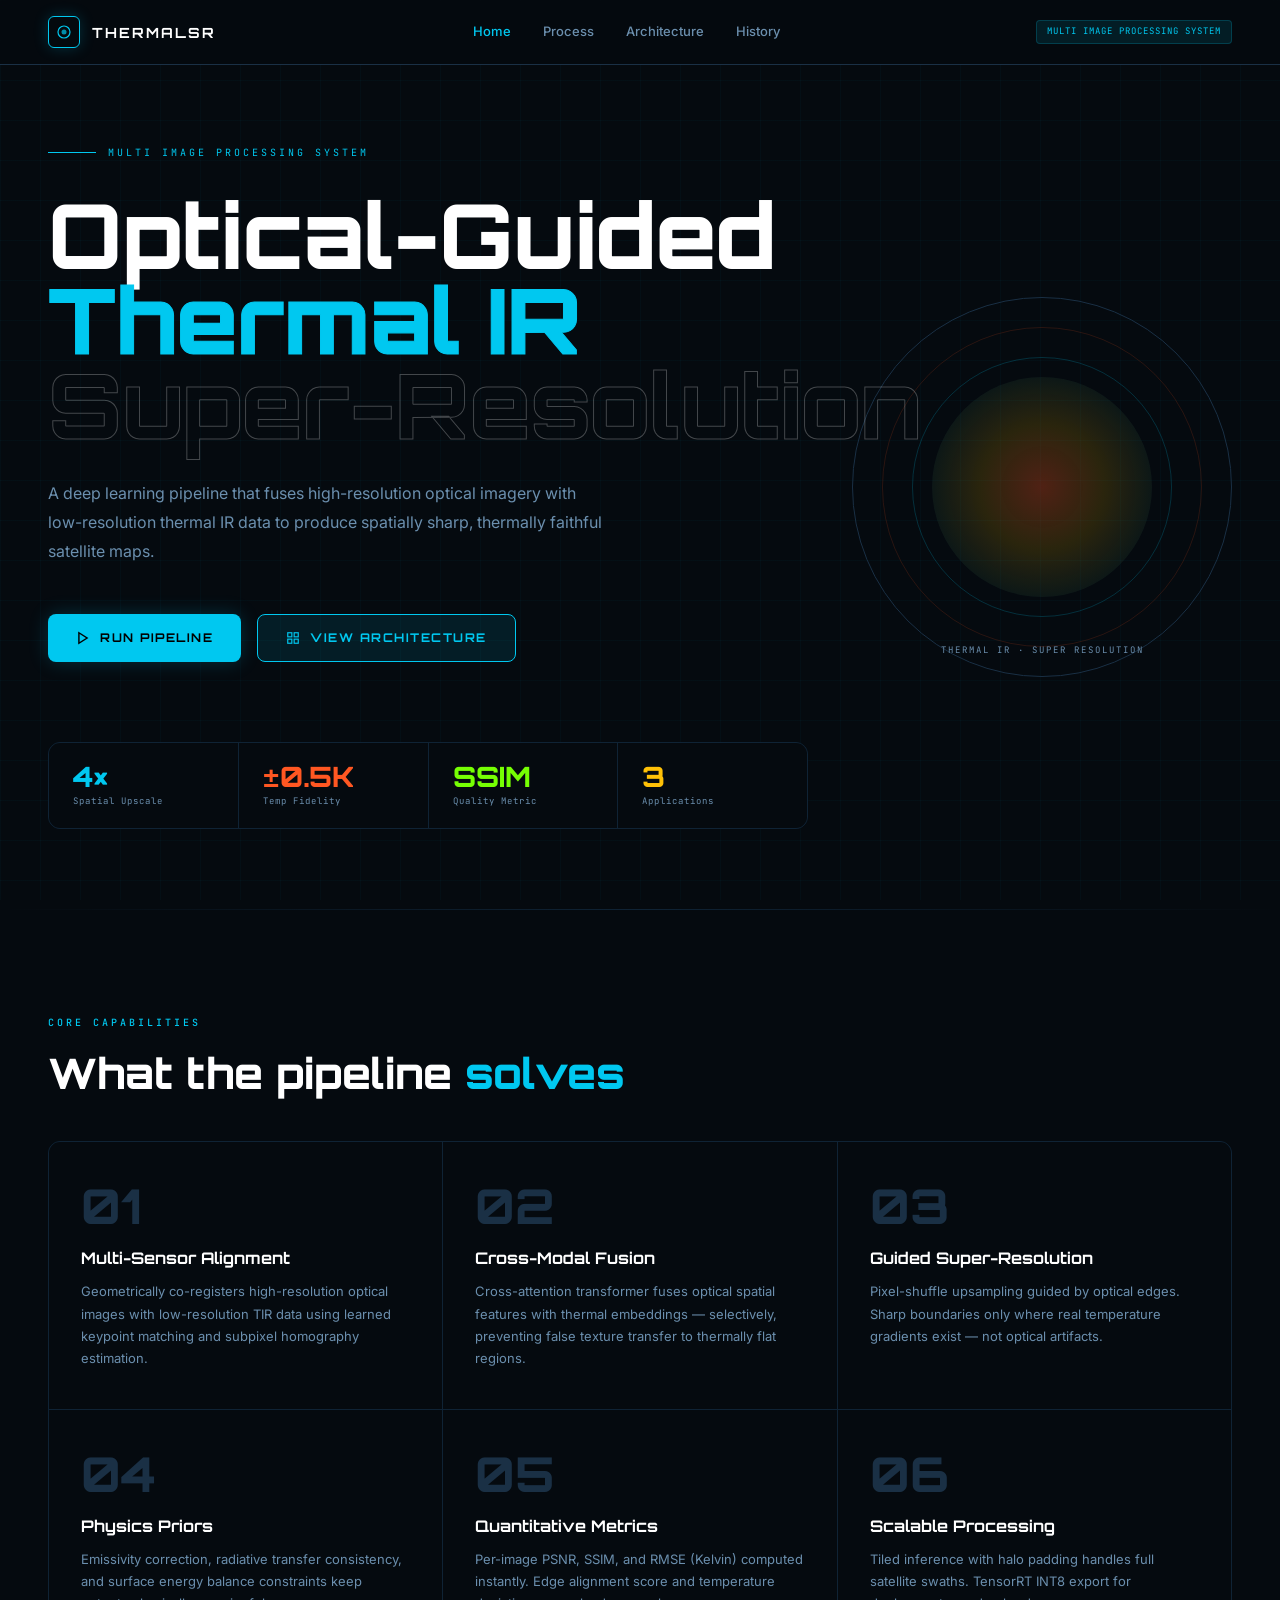
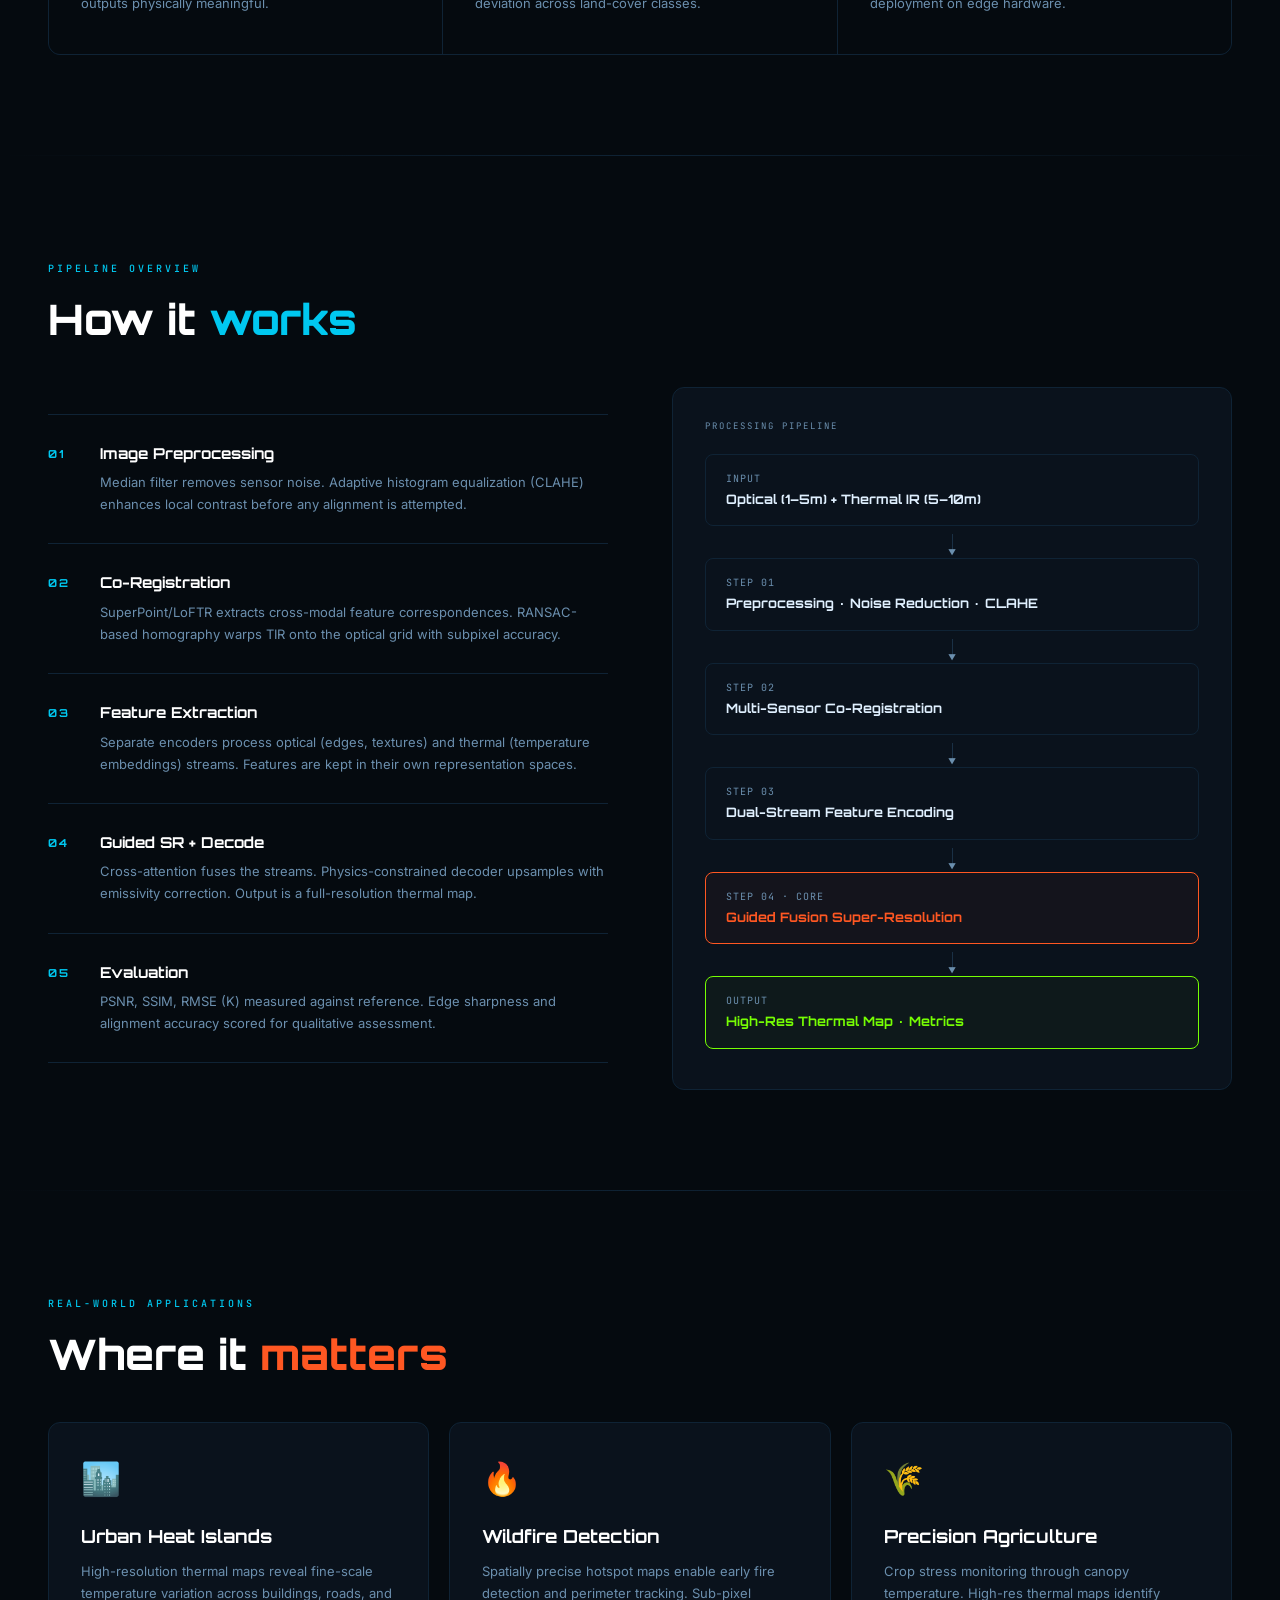
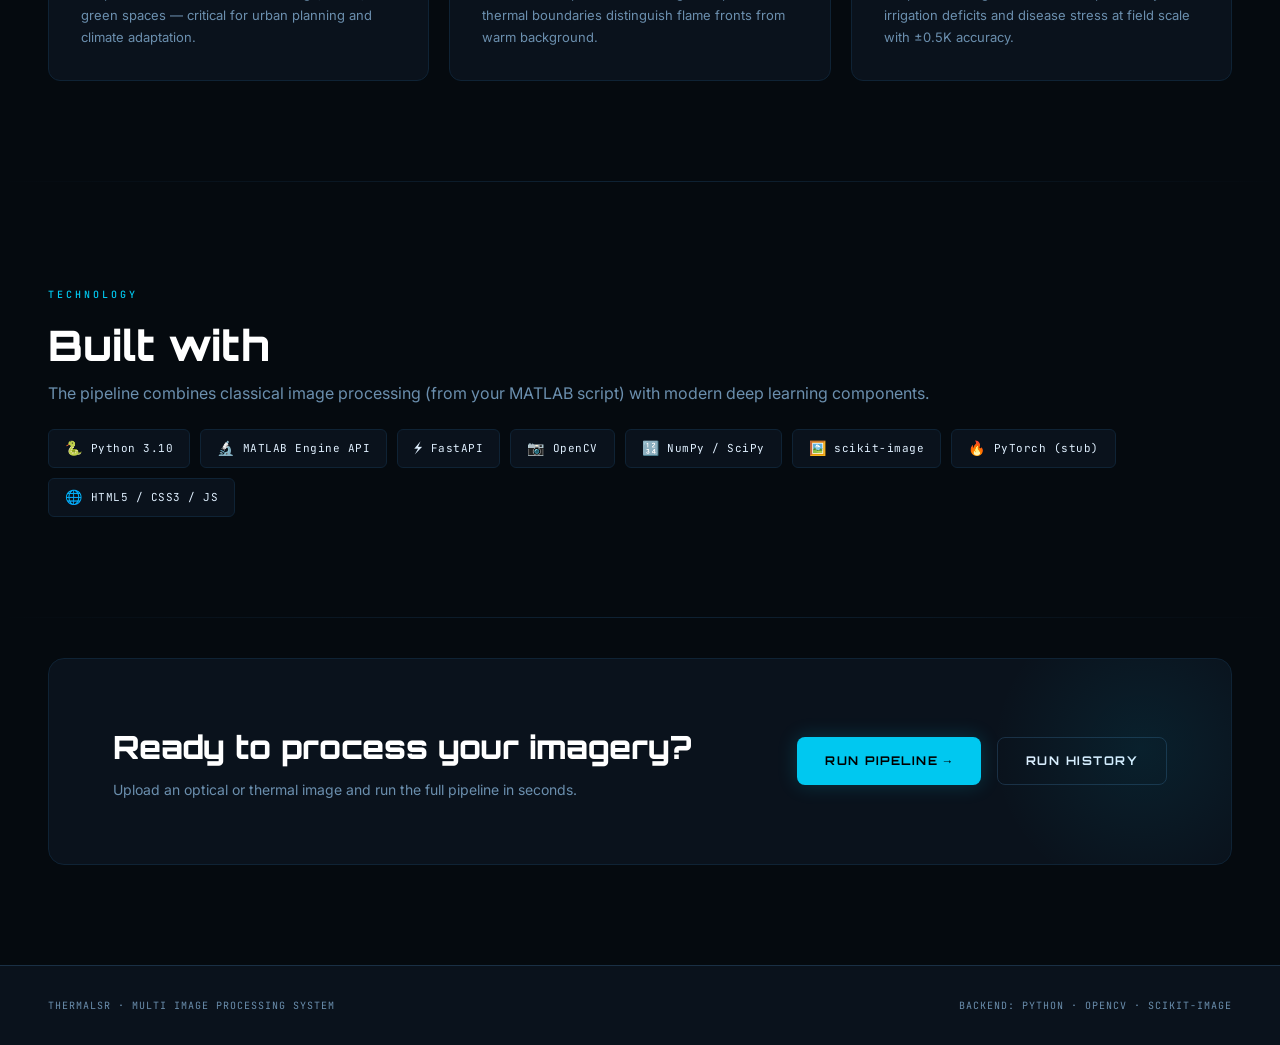
<file: frontend/index.html>
<!DOCTYPE html>
<html lang="en">
<head>
<meta charset="UTF-8"/>
<meta name="viewport" content="width=device-width,initial-scale=1.0"/>
<title>ThermalSR — Optical-Guided Super Resolution</title>
<link rel="stylesheet" href="css/global.css"/>
<style>
/* ── HERO ── */
.hero {
  min-height: calc(100vh - 64px);
  display: flex; flex-direction: column; justify-content: center;
  padding: 80px 48px;
  position: relative; z-index: 1;
  max-width: 1320px; margin: 0 auto;
}

.hero-eyebrow {
  display: flex; align-items: center; gap: 12px;
  margin-bottom: 32px;
}

.hero-line { height: 1px; width: 48px; background: var(--accent); }

.hero-eyebrow span {
  font-family: var(--ff-mono); font-size: 10px; color: var(--accent);
  letter-spacing: 3px; text-transform: uppercase;
}

.hero-title {
  font-family: var(--ff-head);
  font-size: clamp(42px, 7vw, 96px);
  font-weight: 800; line-height: 0.95;
  color: #fff; margin-bottom: 32px;
  max-width: 900px;
}

.hero-title .t1 { display: block; }
.hero-title .t2 { display: block; color: var(--accent); -webkit-text-stroke: 1px var(--accent); }
.hero-title .t3 { display: block; color: transparent; -webkit-text-stroke: 1px rgba(255,255,255,0.25); }

.hero-sub {
  font-size: 16px; color: var(--muted); max-width: 560px;
  line-height: 1.8; margin-bottom: 48px;
}

.hero-cta { display: flex; gap: 16px; flex-wrap: wrap; margin-bottom: 80px; }

/* ── STATS ROW ── */
.stats-row {
  display: grid; grid-template-columns: repeat(4, 1fr);
  gap: 1px; background: var(--border2);
  border: 1px solid var(--border2);
  border-radius: var(--r); overflow: hidden;
  max-width: 760px;
}

.stat-cell {
  padding: 20px 24px; background: var(--bg1);
  transition: background 0.2s;
}
.stat-cell:hover { background: var(--bg2); }

.stat-val {
  font-family: var(--ff-head); font-size: 28px; font-weight: 800;
  line-height: 1; margin-bottom: 4px;
}

.stat-label { font-family: var(--ff-mono); font-size: 9px; color: var(--muted); letter-spacing: 1px; }

/* ── FLOATING HEATMAP ── */
.hero-visual {
  position: absolute; right: 48px; top: 50%; transform: translateY(-50%);
  width: 380px; height: 380px;
  pointer-events: none;
}

.hmap-ring {
  position: absolute; inset: 0; border-radius: 50%;
  border: 1px solid var(--border);
  animation: rotate-ring 20s linear infinite;
}
.hmap-ring:nth-child(2) { inset: 30px; border-color: rgba(255,87,34,0.15); animation-direction: reverse; animation-duration: 15s; }
.hmap-ring:nth-child(3) { inset: 60px; border-color: rgba(0,200,240,0.2); animation-duration: 25s; }

@keyframes rotate-ring { to { transform: rotate(360deg); } }

.hmap-core {
  position: absolute; inset: 80px; border-radius: 50%;
  background: radial-gradient(ellipse, rgba(255,87,34,0.3) 0%, rgba(255,193,7,0.15) 40%, rgba(0,200,240,0.05) 80%, transparent 100%);
  animation: pulse-core 4s ease-in-out infinite;
}

@keyframes pulse-core {
  0%,100% { transform: scale(1); opacity: 0.6; }
  50%      { transform: scale(1.1); opacity: 1; }
}

.hmap-label {
  position: absolute; bottom: 20px; left: 50%; transform: translateX(-50%);
  font-family: var(--ff-mono); font-size: 9px; color: var(--muted);
  letter-spacing: 2px; white-space: nowrap;
}

/* ── FEATURES ── */
.features-grid {
  display: grid; grid-template-columns: repeat(3, 1fr); gap: 1px;
  background: var(--border2);
  border: 1px solid var(--border2); border-radius: var(--r);
  overflow: hidden;
}

.feat {
  padding: 40px 32px; background: var(--bg1);
  transition: background 0.3s;
  position: relative; overflow: hidden;
}
.feat::before {
  content: ''; position: absolute; top: 0; left: 0; right: 0; height: 2px;
  transform: scaleX(0); transform-origin: left;
  transition: transform 0.4s;
}
.feat:hover { background: var(--bg2); }
.feat:hover::before { transform: scaleX(1); }
.feat:nth-child(1)::before { background: var(--accent); }
.feat:nth-child(2)::before { background: var(--accent2); }
.feat:nth-child(3)::before { background: var(--accent3); }
.feat:nth-child(4)::before { background: var(--gold); }
.feat:nth-child(5)::before { background: var(--accent); }
.feat:nth-child(6)::before { background: var(--accent2); }

.feat-num {
  font-family: var(--ff-head); font-size: 48px; font-weight: 800;
  color: var(--border); line-height: 1; margin-bottom: 16px;
  transition: color 0.3s;
}
.feat:hover .feat-num { color: var(--border2); }

.feat-icon { font-size: 24px; margin-bottom: 16px; }
.feat-title {
  font-family: var(--ff-head); font-size: 16px; font-weight: 700;
  color: #fff; margin-bottom: 10px;
}
.feat-desc { font-size: 13px; color: var(--muted); line-height: 1.7; }

/* ── HOW IT WORKS ── */
.how-grid { display: grid; grid-template-columns: 1fr 1fr; gap: 64px; align-items: center; }

.steps-list { display: flex; flex-direction: column; gap: 0; }

.step-item {
  display: flex; gap: 24px; padding: 28px 0;
  border-bottom: 1px solid var(--border2);
  position: relative;
  transition: background 0.2s;
}
.step-item:first-child { border-top: 1px solid var(--border2); }

.step-num-big {
  font-family: var(--ff-head); font-size: 11px; font-weight: 700;
  color: var(--accent); letter-spacing: 2px; min-width: 28px;
  padding-top: 3px;
}

.step-content {}
.step-title { font-family: var(--ff-head); font-size: 15px; font-weight: 700; color: #fff; margin-bottom: 6px; }
.step-text  { font-size: 13px; color: var(--muted); line-height: 1.7; }

.pipeline-visual {
  background: var(--bg2); border: 1px solid var(--border2);
  border-radius: var(--r); padding: 32px; position: relative;
}

.pipe-flow { display: flex; flex-direction: column; gap: 0; }

.pipe-block {
  padding: 16px 20px;
  border: 1px solid var(--border2);
  border-radius: 8px;
  margin-bottom: 8px;
  transition: border-color 0.3s;
  position: relative;
}
.pipe-block:hover { border-color: var(--accent); }

.pipe-block-label { font-family: var(--ff-mono); font-size: 10px; color: var(--muted); letter-spacing: 1px; margin-bottom: 4px; }
.pipe-block-name  { font-family: var(--ff-head); font-size: 13px; font-weight: 700; color: var(--text); }

.pipe-arrow {
  width: 1px; height: 16px; background: var(--border);
  margin: 0 auto 8px; position: relative;
}
.pipe-arrow::after {
  content: '▼'; position: absolute; bottom: -8px; left: 50%; transform: translateX(-50%);
  font-size: 8px; color: var(--muted);
}

.pipe-block.active-pipe { border-color: var(--accent2); background: rgba(255,87,34,0.04); }
.pipe-block.active-pipe .pipe-block-name { color: var(--accent2); }

/* ── APPLICATIONS ── */
.apps-grid { display: grid; grid-template-columns: repeat(3, 1fr); gap: 20px; }

.app-card {
  background: var(--bg2); border: 1px solid var(--border2);
  border-radius: var(--r); padding: 32px;
  transition: border-color 0.3s, transform 0.3s;
}
.app-card:hover { border-color: var(--border); transform: translateY(-4px); }

.app-icon { font-size: 32px; margin-bottom: 20px; }
.app-title { font-family: var(--ff-head); font-size: 18px; font-weight: 700; color: #fff; margin-bottom: 10px; }
.app-desc  { font-size: 13px; color: var(--muted); line-height: 1.7; }

/* ── TECH STACK ── */
.tech-row { display: flex; flex-wrap: wrap; gap: 10px; margin-top: 24px; }

.tech-pill {
  display: flex; align-items: center; gap: 8px;
  padding: 8px 16px; border-radius: 6px;
  background: var(--bg2); border: 1px solid var(--border2);
  font-family: var(--ff-mono); font-size: 11px; color: var(--text);
  letter-spacing: 0.5px;
  transition: border-color 0.2s;
}
.tech-pill:hover { border-color: var(--accent); }
.tech-pill span  { font-size: 14px; }

/* ── CTA BANNER ── */
.cta-banner {
  background: var(--bg2); border: 1px solid var(--border2);
  border-radius: 16px; padding: 64px;
  display: flex; align-items: center; justify-content: space-between; gap: 40px;
  flex-wrap: wrap; position: relative; overflow: hidden;
}
.cta-banner::before {
  content: ''; position: absolute; top: -60px; right: -60px;
  width: 300px; height: 300px; border-radius: 50%;
  background: radial-gradient(circle, rgba(0,200,240,0.08) 0%, transparent 70%);
}
.cta-text h2 { font-family: var(--ff-head); font-size: 32px; font-weight: 800; color: #fff; margin-bottom: 8px; }
.cta-text p  { color: var(--muted); font-size: 14px; }

@media (max-width: 1100px) {
  .hero-visual { display: none; }
  .how-grid    { grid-template-columns: 1fr; }
  .features-grid { grid-template-columns: 1fr 1fr; }
}
@media (max-width: 700px) {
  .hero { padding: 48px 20px; }
  .stats-row { grid-template-columns: 1fr 1fr; }
  .features-grid { grid-template-columns: 1fr; }
  .apps-grid { grid-template-columns: 1fr; }
}
</style>
</head>
<body>
<div class="scanline"></div>

<!-- NAV -->
<nav>
  <a href="index.html" class="nav-logo">
    <div class="nav-logo-mark">
      <svg width="16" height="16" viewBox="0 0 16 16" fill="none">
        <circle cx="8" cy="8" r="6" stroke="#00c8f0" stroke-width="1.2"/>
        <circle cx="8" cy="8" r="2.5" fill="#00c8f0" opacity="0.7"/>
      </svg>
    </div>
    <div class="nav-logo-text">THERMALSR</div>
  </a>
  <div class="nav-links">
    <a href="index.html" class="active">Home</a>
    <a href="process.html">Process</a>
    <a href="architecture.html">Architecture</a>
    <a href="history.html">History</a>
  </div>
  <span class="nav-badge">MULTI IMAGE PROCESSING SYSTEM</span>
</nav>

<!-- HERO -->
<div class="hero">
  <!-- Floating visual -->
  <div class="hero-visual">
    <div class="hmap-ring"></div>
    <div class="hmap-ring"></div>
    <div class="hmap-ring"></div>
    <div class="hmap-core"></div>
    <span class="hmap-label">THERMAL IR · SUPER RESOLUTION</span>
  </div>

  <div class="hero-eyebrow fade-up">
    <div class="hero-line"></div>
    <span>Multi Image Processing System</span>
  </div>

  <h1 class="hero-title fade-up" style="animation-delay:0.1s">
    <span class="t1">Optical-Guided</span>
    <span class="t2">Thermal IR</span>
    <span class="t3">Super-Resolution</span>
  </h1>

  <p class="hero-sub fade-up" style="animation-delay:0.2s">
    A deep learning pipeline that fuses high-resolution optical imagery with low-resolution thermal IR data to produce spatially sharp, thermally faithful satellite maps.
  </p>

  <div class="hero-cta fade-up" style="animation-delay:0.3s">
    <a href="process.html" class="btn btn-solid">
      <svg width="14" height="14" viewBox="0 0 24 24" fill="none" stroke="currentColor" stroke-width="2.5"><polygon points="5 3 19 12 5 21 5 3"/></svg>
      Run Pipeline
    </a>
    <a href="architecture.html" class="btn btn-cyan">
      <svg width="14" height="14" viewBox="0 0 24 24" fill="none" stroke="currentColor" stroke-width="2"><rect x="3" y="3" width="7" height="7"/><rect x="14" y="3" width="7" height="7"/><rect x="3" y="14" width="7" height="7"/><rect x="14" y="14" width="7" height="7"/></svg>
      View Architecture
    </a>
  </div>

  <div class="stats-row fade-up" style="animation-delay:0.4s">
    <div class="stat-cell">
      <div class="stat-val" style="color:var(--accent)">4×</div>
      <div class="stat-label">Spatial Upscale</div>
    </div>
    <div class="stat-cell">
      <div class="stat-val" style="color:var(--accent2)">±0.5K</div>
      <div class="stat-label">Temp Fidelity</div>
    </div>
    <div class="stat-cell">
      <div class="stat-val" style="color:var(--accent3)">SSIM</div>
      <div class="stat-label">Quality Metric</div>
    </div>
    <div class="stat-cell">
      <div class="stat-val" style="color:var(--gold)">3</div>
      <div class="stat-label">Applications</div>
    </div>
  </div>
</div>

<div class="divider"></div>

<!-- FEATURES -->
<div class="section">
  <span class="sec-label">Core Capabilities</span>
  <h2 class="sec-title">What the pipeline <span>solves</span></h2>
  <br/><br/>
  <div class="features-grid">
    <div class="feat">
      <div class="feat-num">01</div>
      <div class="feat-title">Multi-Sensor Alignment</div>
      <div class="feat-desc">Geometrically co-registers high-resolution optical images with low-resolution TIR data using learned keypoint matching and subpixel homography estimation.</div>
    </div>
    <div class="feat">
      <div class="feat-num">02</div>
      <div class="feat-title">Cross-Modal Fusion</div>
      <div class="feat-desc">Cross-attention transformer fuses optical spatial features with thermal embeddings — selectively, preventing false texture transfer to thermally flat regions.</div>
    </div>
    <div class="feat">
      <div class="feat-num">03</div>
      <div class="feat-title">Guided Super-Resolution</div>
      <div class="feat-desc">Pixel-shuffle upsampling guided by optical edges. Sharp boundaries only where real temperature gradients exist — not optical artifacts.</div>
    </div>
    <div class="feat">
      <div class="feat-num">04</div>
      <div class="feat-title">Physics Priors</div>
      <div class="feat-desc">Emissivity correction, radiative transfer consistency, and surface energy balance constraints keep outputs physically meaningful.</div>
    </div>
    <div class="feat">
      <div class="feat-num">05</div>
      <div class="feat-title">Quantitative Metrics</div>
      <div class="feat-desc">Per-image PSNR, SSIM, and RMSE (Kelvin) computed instantly. Edge alignment score and temperature deviation across land-cover classes.</div>
    </div>
    <div class="feat">
      <div class="feat-num">06</div>
      <div class="feat-title">Scalable Processing</div>
      <div class="feat-desc">Tiled inference with halo padding handles full satellite swaths. TensorRT INT8 export for deployment on edge hardware.</div>
    </div>
  </div>
</div>

<div class="divider"></div>

<!-- HOW IT WORKS -->
<div class="section">
  <span class="sec-label">Pipeline Overview</span>
  <h2 class="sec-title">How it <span>works</span></h2>
  <br/><br/>
  <div class="how-grid">
    <div class="steps-list">
      <div class="step-item">
        <div class="step-num-big">01</div>
        <div class="step-content">
          <div class="step-title">Image Preprocessing</div>
          <div class="step-text">Median filter removes sensor noise. Adaptive histogram equalization (CLAHE) enhances local contrast before any alignment is attempted.</div>
        </div>
      </div>
      <div class="step-item">
        <div class="step-num-big">02</div>
        <div class="step-content">
          <div class="step-title">Co-Registration</div>
          <div class="step-text">SuperPoint/LoFTR extracts cross-modal feature correspondences. RANSAC-based homography warps TIR onto the optical grid with subpixel accuracy.</div>
        </div>
      </div>
      <div class="step-item">
        <div class="step-num-big">03</div>
        <div class="step-content">
          <div class="step-title">Feature Extraction</div>
          <div class="step-text">Separate encoders process optical (edges, textures) and thermal (temperature embeddings) streams. Features are kept in their own representation spaces.</div>
        </div>
      </div>
      <div class="step-item">
        <div class="step-num-big">04</div>
        <div class="step-content">
          <div class="step-title">Guided SR + Decode</div>
          <div class="step-text">Cross-attention fuses the streams. Physics-constrained decoder upsamples with emissivity correction. Output is a full-resolution thermal map.</div>
        </div>
      </div>
      <div class="step-item">
        <div class="step-num-big">05</div>
        <div class="step-content">
          <div class="step-title">Evaluation</div>
          <div class="step-text">PSNR, SSIM, RMSE (K) measured against reference. Edge sharpness and alignment accuracy scored for qualitative assessment.</div>
        </div>
      </div>
    </div>

    <div class="pipeline-visual">
      <div style="font-family:var(--ff-mono);font-size:9px;color:var(--muted);letter-spacing:2px;margin-bottom:20px;">PROCESSING PIPELINE</div>
      <div class="pipe-flow">
        <div class="pipe-block">
          <div class="pipe-block-label">INPUT</div>
          <div class="pipe-block-name">Optical (1–5m) + Thermal IR (5–10m)</div>
        </div>
        <div class="pipe-arrow"></div>
        <div class="pipe-block">
          <div class="pipe-block-label">STEP 01</div>
          <div class="pipe-block-name">Preprocessing · Noise Reduction · CLAHE</div>
        </div>
        <div class="pipe-arrow"></div>
        <div class="pipe-block">
          <div class="pipe-block-label">STEP 02</div>
          <div class="pipe-block-name">Multi-Sensor Co-Registration</div>
        </div>
        <div class="pipe-arrow"></div>
        <div class="pipe-block">
          <div class="pipe-block-label">STEP 03</div>
          <div class="pipe-block-name">Dual-Stream Feature Encoding</div>
        </div>
        <div class="pipe-arrow"></div>
        <div class="pipe-block active-pipe">
          <div class="pipe-block-label">STEP 04 · CORE</div>
          <div class="pipe-block-name">Guided Fusion Super-Resolution</div>
        </div>
        <div class="pipe-arrow"></div>
        <div class="pipe-block" style="border-color:var(--accent3);background:rgba(118,255,3,0.03)">
          <div class="pipe-block-label">OUTPUT</div>
          <div class="pipe-block-name" style="color:var(--accent3)">High-Res Thermal Map · Metrics</div>
        </div>
      </div>
    </div>
  </div>
</div>

<div class="divider"></div>

<!-- APPLICATIONS -->
<div class="section">
  <span class="sec-label">Real-World Applications</span>
  <h2 class="sec-title">Where it <em>matters</em></h2>
  <br/><br/>
  <div class="apps-grid">
    <div class="app-card">
      <div class="app-icon">🏙️</div>
      <div class="app-title">Urban Heat Islands</div>
      <div class="app-desc">High-resolution thermal maps reveal fine-scale temperature variation across buildings, roads, and green spaces — critical for urban planning and climate adaptation.</div>
    </div>
    <div class="app-card">
      <div class="app-icon">🔥</div>
      <div class="app-title">Wildfire Detection</div>
      <div class="app-desc">Spatially precise hotspot maps enable early fire detection and perimeter tracking. Sub-pixel thermal boundaries distinguish flame fronts from warm background.</div>
    </div>
    <div class="app-card">
      <div class="app-icon">🌾</div>
      <div class="app-title">Precision Agriculture</div>
      <div class="app-desc">Crop stress monitoring through canopy temperature. High-res thermal maps identify irrigation deficits and disease stress at field scale with ±0.5K accuracy.</div>
    </div>
  </div>
</div>

<div class="divider"></div>

<!-- TECH STACK -->
<div class="section">
  <span class="sec-label">Technology</span>
  <h2 class="sec-title">Built with</h2>
  <p class="sec-desc" style="margin-top:12px">The pipeline combines classical image processing (from your MATLAB script) with modern deep learning components.</p>
  <div class="tech-row">
    <div class="tech-pill"><span>🐍</span> Python 3.10</div>
    <div class="tech-pill"><span>🔬</span> MATLAB Engine API</div>
    <div class="tech-pill"><span>⚡</span> FastAPI</div>
    <div class="tech-pill"><span>📷</span> OpenCV</div>
    <div class="tech-pill"><span>🔢</span> NumPy / SciPy</div>
    <div class="tech-pill"><span>🖼️</span> scikit-image</div>
    <div class="tech-pill"><span>🔥</span> PyTorch (stub)</div>
    <div class="tech-pill"><span>🌐</span> HTML5 / CSS3 / JS</div>
  </div>
</div>

<div class="divider"></div>

<!-- CTA -->
<div class="section" style="padding-top:40px">
  <div class="cta-banner">
    <div class="cta-text">
      <h2>Ready to process your imagery?</h2>
      <p>Upload an optical or thermal image and run the full pipeline in seconds.</p>
    </div>
    <div style="display:flex;gap:16px;flex-wrap:wrap;">
      <a href="process.html" class="btn btn-solid">Run Pipeline →</a>
      <a href="history.html" class="btn btn-ghost">Run History</a>
    </div>
  </div>
</div>

<!-- FOOTER -->
<footer>
  <span>ThermalSR · Multi Image Processing System</span>
  <span id="backend-label">Backend: Python · OpenCV · scikit-image</span>
</footer>

</body>
</html>
</file>
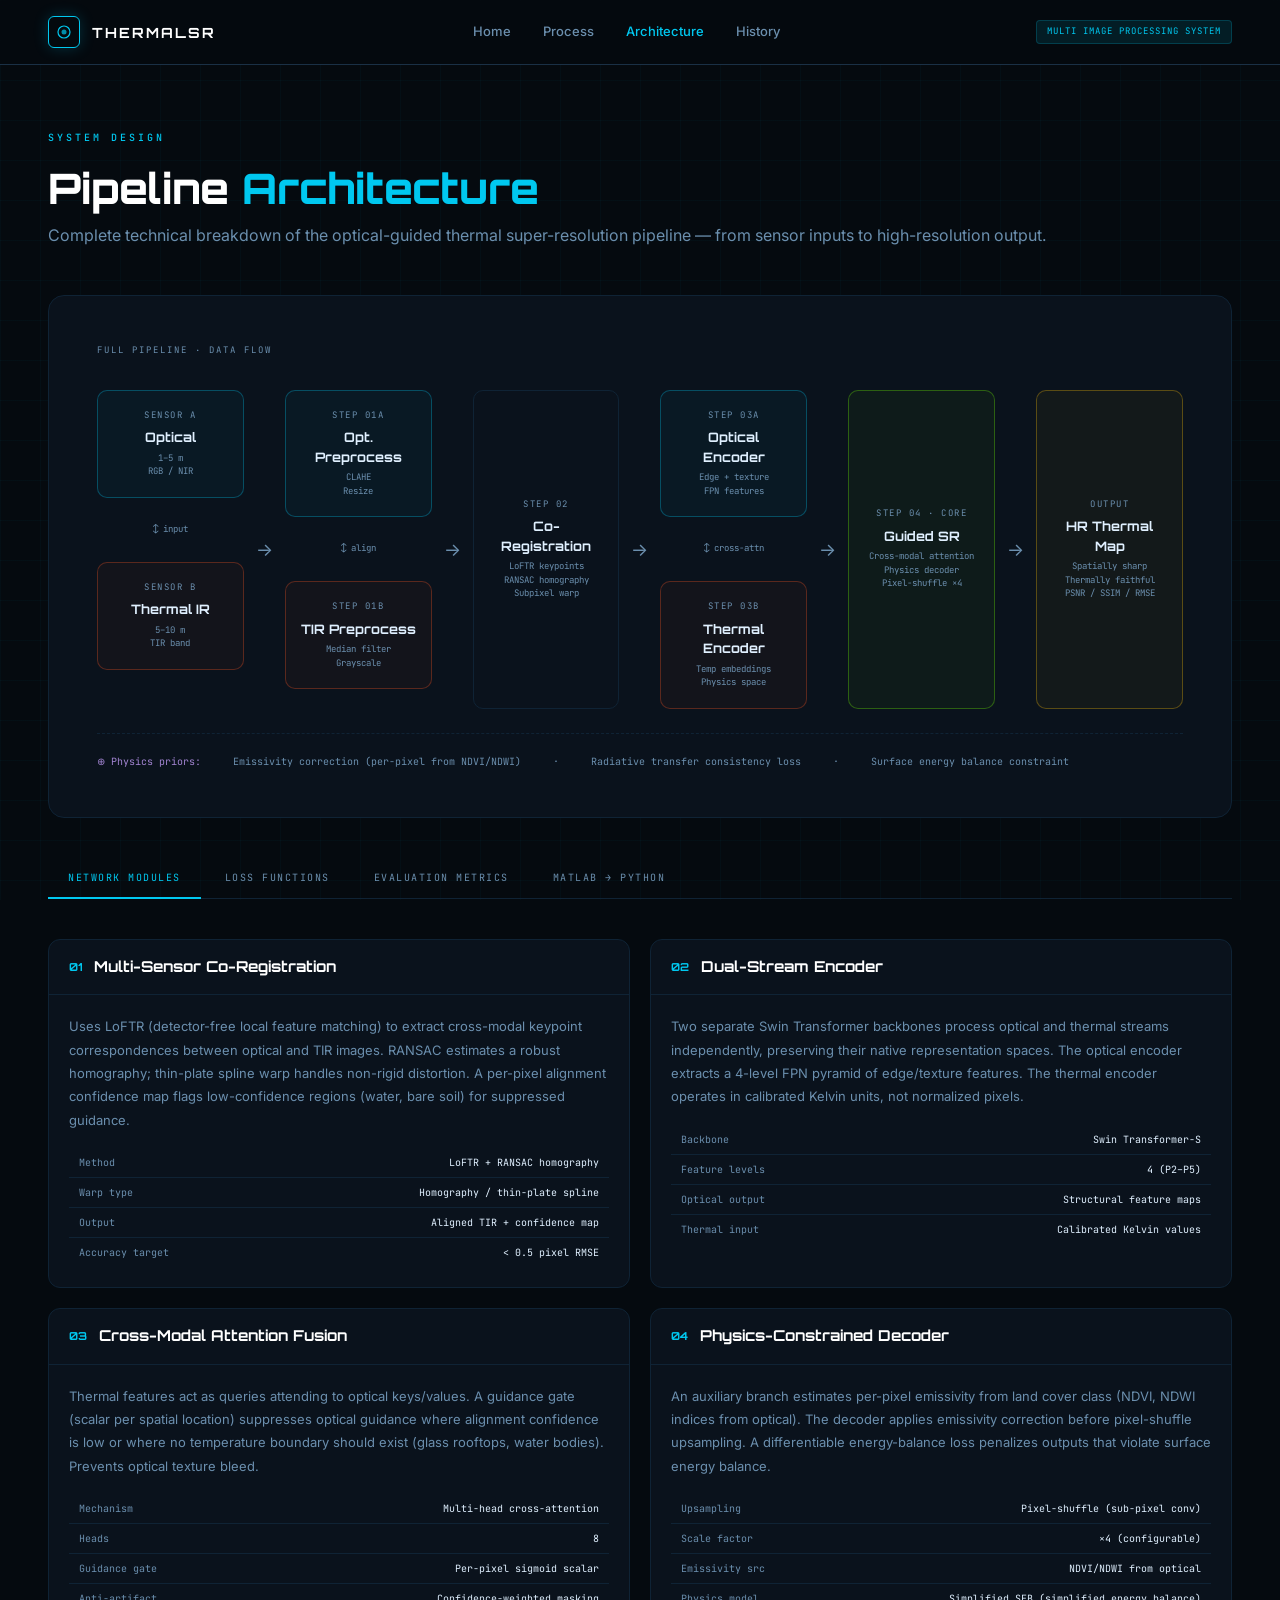
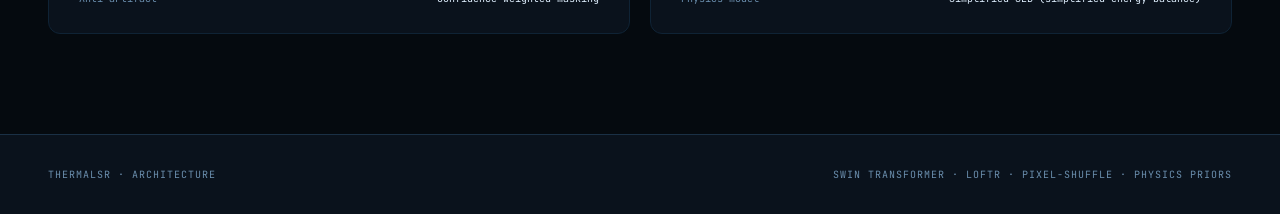
<file: frontend/architecture.html>
<!DOCTYPE html>
<html lang="en">
<head>
<meta charset="UTF-8"/>
<meta name="viewport" content="width=device-width,initial-scale=1.0"/>
<title>Architecture — ThermalSR</title>
<link rel="stylesheet" href="css/global.css"/>
<style>
.page-wrap { max-width: 1320px; margin: 0 auto; padding: 60px 48px 100px; position: relative; z-index: 1; }

/* ─ PIPELINE DIAGRAM ─ */
.arch-diagram {
  background: var(--bg2); border: 1px solid var(--border2);
  border-radius: 16px; padding: 48px; margin: 40px 0;
  position: relative; overflow-x: auto;
}

.arch-flow {
  display: flex; align-items: stretch; gap: 0;
  min-width: 900px;
}

.arch-col { display: flex; flex-direction: column; align-items: center; gap: 0; flex: 1; }

.arch-box {
  padding: 18px 14px; border-radius: 10px;
  border: 1px solid var(--border2); text-align: center;
  transition: border-color 0.3s, box-shadow 0.3s;
  cursor: default; width: 100%;
  position: relative;
}
.arch-box:hover { border-color: var(--accent); box-shadow: 0 0 16px rgba(0,200,240,0.15); }

.arch-box.optical { border-color: rgba(0,200,240,0.3); background: rgba(0,200,240,0.04); }
.arch-box.thermal { border-color: rgba(255,87,34,0.3);  background: rgba(255,87,34,0.04); }
.arch-box.fusion  { border-color: rgba(118,255,3,0.3);  background: rgba(118,255,3,0.04); }
.arch-box.output  { border-color: rgba(255,193,7,0.3);  background: rgba(255,193,7,0.04); }
.arch-box.physics { border-color: rgba(200,160,255,0.3);background: rgba(200,160,255,0.04);}

.arch-box-label { font-family: var(--ff-mono); font-size: 9px; color: var(--muted); letter-spacing: 1.5px; margin-bottom: 6px; }
.arch-box-name  { font-family: var(--ff-head); font-size: 13px; font-weight: 700; color: var(--text); margin-bottom: 4px; }
.arch-box-sub   { font-family: var(--ff-mono); font-size: 9px; color: var(--muted); line-height: 1.5; }

.arch-arrow {
  display: flex; align-items: center; padding: 0 12px; color: var(--muted);
  font-size: 18px; flex-shrink: 0; align-self: center;
}

.arch-stack { display: flex; flex-direction: column; gap: 12px; flex: 1; }
.arch-bridge {
  height: 40px; display: flex; align-items: center; justify-content: center;
  font-family: var(--ff-mono); font-size: 9px; color: var(--muted); gap: 6px;
}

/* ─ SECTION TABS ─ */
.tab-bar {
  display: flex; gap: 4px; border-bottom: 1px solid var(--border2);
  margin-bottom: 40px;
}
.tab {
  padding: 12px 20px; font-family: var(--ff-mono); font-size: 10px;
  color: var(--muted); letter-spacing: 1.5px; cursor: pointer;
  border-bottom: 2px solid transparent; margin-bottom: -1px;
  transition: color 0.2s, border-color 0.2s;
  text-transform: uppercase;
}
.tab:hover  { color: var(--text); }
.tab.active { color: var(--accent); border-bottom-color: var(--accent); }

.tab-panel { display: none; }
.tab-panel.active { display: block; }

/* ─ MODULE CARDS ─ */
.module-grid { display: grid; grid-template-columns: repeat(2, 1fr); gap: 20px; }

.module-card {
  background: var(--bg2); border: 1px solid var(--border2);
  border-radius: var(--r); overflow: hidden;
}

.module-head {
  padding: 16px 20px; border-bottom: 1px solid var(--border2);
  display: flex; align-items: center; gap: 12px;
}
.module-num { font-family: var(--ff-head); font-size: 11px; color: var(--accent); font-weight: 700; }
.module-title { font-family: var(--ff-head); font-size: 15px; font-weight: 700; color: #fff; }
.module-body { padding: 20px; }
.module-desc { font-size: 13px; color: var(--muted); line-height: 1.8; margin-bottom: 16px; }

.param-table { width: 100%; border-collapse: collapse; }
.param-table td {
  padding: 7px 10px; font-family: var(--ff-mono); font-size: 10px;
  border-bottom: 1px solid var(--border2);
}
.param-table td:first-child { color: var(--muted); }
.param-table td:last-child  { color: var(--text); text-align: right; }
.param-table tr:last-child td { border-bottom: none; }

/* ─ LOSS FUNCTIONS ─ */
.loss-grid { display: grid; grid-template-columns: repeat(2, 1fr); gap: 16px; }

.loss-card {
  background: var(--bg2); border: 1px solid var(--border2);
  border-radius: var(--r); padding: 24px;
}
.loss-sym {
  font-family: var(--ff-mono); font-size: 22px; font-weight: 700;
  margin-bottom: 12px;
}
.loss-name  { font-family: var(--ff-head); font-size: 14px; font-weight: 700; color: #fff; margin-bottom: 6px; }
.loss-desc  { font-size: 12px; color: var(--muted); line-height: 1.7; }
.loss-eq    { font-family: var(--ff-mono); font-size: 11px; color: var(--dim); margin-top: 10px; padding: 8px 12px; background: var(--bg1); border-radius: 6px; }

/* ─ METRICS TABLE ─ */
.metrics-explain {
  background: var(--bg2); border: 1px solid var(--border2);
  border-radius: var(--r); overflow: hidden;
}
.metrics-table { width: 100%; border-collapse: collapse; }
.metrics-table th {
  padding: 14px 20px; font-family: var(--ff-mono); font-size: 9px;
  font-weight: 700; color: var(--muted); letter-spacing: 1.5px;
  text-align: left; background: var(--bg1);
  border-bottom: 1px solid var(--border2);
}
.metrics-table td {
  padding: 14px 20px; font-size: 13px;
  border-bottom: 1px solid var(--border2);
}
.metrics-table tr:last-child td { border-bottom: none; }
.metrics-table tr:hover td { background: var(--bg3); }

.meter { height: 4px; border-radius: 2px; overflow: hidden; background: var(--dim); margin-top: 6px; }
.meter-fill { height: 100%; border-radius: 2px; }

/* ─ MATLAB TRANSLATION ─ */
.matlab-grid { display: grid; grid-template-columns: 1fr 1fr; gap: 20px; }

.code-block {
  background: var(--bg1); border: 1px solid var(--border2);
  border-radius: var(--r); overflow: hidden;
}
.code-head {
  padding: 10px 16px; background: var(--bg2);
  border-bottom: 1px solid var(--border2);
  font-family: var(--ff-mono); font-size: 10px;
  display: flex; align-items: center; gap: 8px;
}
.code-head .dot { width: 8px; height: 8px; border-radius: 50%; }
.code-body { padding: 16px; overflow-x: auto; }
pre { font-family: var(--ff-mono); font-size: 11px; line-height: 1.7; white-space: pre; }
.cm { color: #4a7a9b; }   /* comment */
.ck { color: #c792ea; }   /* keyword */
.cs { color: var(--accent2); }  /* string/fn */
.cv { color: var(--accent); }   /* variable */
.cn { color: var(--accent3); }  /* number */

@media (max-width: 900px) {
  .page-wrap { padding: 32px 20px 80px; }
  .module-grid { grid-template-columns: 1fr; }
  .loss-grid   { grid-template-columns: 1fr; }
  .matlab-grid { grid-template-columns: 1fr; }
}
</style>
</head>
<body>
<div class="scanline"></div>

<nav>
  <a href="index.html" class="nav-logo">
    <div class="nav-logo-mark">
      <svg width="16" height="16" viewBox="0 0 16 16" fill="none">
        <circle cx="8" cy="8" r="6" stroke="#00c8f0" stroke-width="1.2"/>
        <circle cx="8" cy="8" r="2.5" fill="#00c8f0" opacity="0.7"/>
      </svg>
    </div>
    <div class="nav-logo-text">THERMALSR</div>
  </a>
  <div class="nav-links">
    <a href="index.html">Home</a>
    <a href="process.html">Process</a>
    <a href="architecture.html" class="active">Architecture</a>
    <a href="history.html">History</a>
  </div>
  <span class="nav-badge">MULTI IMAGE PROCESSING SYSTEM</span>
</nav>

<div class="page-wrap">
  <div style="margin-bottom:48px;">
    <span class="sec-label">System Design</span>
    <h1 class="sec-title">Pipeline <span>Architecture</span></h1>
    <p class="sec-desc" style="margin-top:12px;">
      Complete technical breakdown of the optical-guided thermal super-resolution pipeline — from sensor inputs to high-resolution output.
    </p>
  </div>

  <!-- PIPELINE DIAGRAM -->
  <div class="arch-diagram">
    <div style="font-family:var(--ff-mono);font-size:9px;color:var(--muted);letter-spacing:2px;margin-bottom:32px;">FULL PIPELINE · DATA FLOW</div>
    <div class="arch-flow">

      <!-- INPUT COL -->
      <div class="arch-stack">
        <div class="arch-box optical">
          <div class="arch-box-label">SENSOR A</div>
          <div class="arch-box-name">Optical</div>
          <div class="arch-box-sub">1–5 m<br/>RGB / NIR</div>
        </div>
        <div class="arch-bridge">↕ input</div>
        <div class="arch-box thermal">
          <div class="arch-box-label">SENSOR B</div>
          <div class="arch-box-name">Thermal IR</div>
          <div class="arch-box-sub">5–10 m<br/>TIR band</div>
        </div>
      </div>

      <div class="arch-arrow">→</div>

      <!-- PREPROC -->
      <div class="arch-stack">
        <div class="arch-box optical">
          <div class="arch-box-label">STEP 01A</div>
          <div class="arch-box-name">Opt. Preprocess</div>
          <div class="arch-box-sub">CLAHE<br/>Resize</div>
        </div>
        <div class="arch-bridge">↕ align</div>
        <div class="arch-box thermal">
          <div class="arch-box-label">STEP 01B</div>
          <div class="arch-box-name">TIR Preprocess</div>
          <div class="arch-box-sub">Median filter<br/>Grayscale</div>
        </div>
      </div>

      <div class="arch-arrow">→</div>

      <!-- CO-REG -->
      <div class="arch-col">
        <div class="arch-box" style="width:100%;height:100%;display:flex;flex-direction:column;justify-content:center;">
          <div class="arch-box-label">STEP 02</div>
          <div class="arch-box-name">Co-Registration</div>
          <div class="arch-box-sub">LoFTR keypoints<br/>RANSAC homography<br/>Subpixel warp</div>
        </div>
      </div>

      <div class="arch-arrow">→</div>

      <!-- ENCODERS -->
      <div class="arch-stack">
        <div class="arch-box optical">
          <div class="arch-box-label">STEP 03A</div>
          <div class="arch-box-name">Optical Encoder</div>
          <div class="arch-box-sub">Edge + texture<br/>FPN features</div>
        </div>
        <div class="arch-bridge">↕ cross-attn</div>
        <div class="arch-box thermal">
          <div class="arch-box-label">STEP 03B</div>
          <div class="arch-box-name">Thermal Encoder</div>
          <div class="arch-box-sub">Temp embeddings<br/>Physics space</div>
        </div>
      </div>

      <div class="arch-arrow">→</div>

      <!-- FUSION -->
      <div class="arch-col">
        <div class="arch-box fusion" style="width:100%;height:100%;display:flex;flex-direction:column;justify-content:center;">
          <div class="arch-box-label">STEP 04 · CORE</div>
          <div class="arch-box-name">Guided SR</div>
          <div class="arch-box-sub">Cross-modal attention<br/>Physics decoder<br/>Pixel-shuffle ×4</div>
        </div>
      </div>

      <div class="arch-arrow">→</div>

      <!-- OUTPUT -->
      <div class="arch-col">
        <div class="arch-box output" style="width:100%;height:100%;display:flex;flex-direction:column;justify-content:center;">
          <div class="arch-box-label">OUTPUT</div>
          <div class="arch-box-name">HR Thermal Map</div>
          <div class="arch-box-sub">Spatially sharp<br/>Thermally faithful<br/>PSNR / SSIM / RMSE</div>
        </div>
      </div>

    </div>

    <!-- Physics branch annotation -->
    <div style="margin-top:24px;padding-top:20px;border-top:1px dashed var(--border2);
      font-family:var(--ff-mono);font-size:10px;color:var(--muted);display:flex;gap:32px;flex-wrap:wrap;">
      <span style="color:rgba(200,160,255,0.8)">⊕ Physics priors:</span>
      <span>Emissivity correction (per-pixel from NDVI/NDWI)</span>
      <span>·</span>
      <span>Radiative transfer consistency loss</span>
      <span>·</span>
      <span>Surface energy balance constraint</span>
    </div>
  </div>

  <!-- TABS -->
  <div class="tab-bar">
    <div class="tab active" onclick="showTab('modules',this)">Network Modules</div>
    <div class="tab" onclick="showTab('losses',this)">Loss Functions</div>
    <div class="tab" onclick="showTab('metrics',this)">Evaluation Metrics</div>
    <div class="tab" onclick="showTab('matlab',this)">MATLAB → Python</div>
  </div>

  <!-- TAB: MODULES -->
  <div class="tab-panel active" id="tab-modules">
    <div class="module-grid">
      <div class="module-card">
        <div class="module-head">
          <span class="module-num">01</span>
          <span class="module-title">Multi-Sensor Co-Registration</span>
        </div>
        <div class="module-body">
          <p class="module-desc">
            Uses LoFTR (detector-free local feature matching) to extract cross-modal keypoint correspondences between optical and TIR images. RANSAC estimates a robust homography; thin-plate spline warp handles non-rigid distortion. A per-pixel alignment confidence map flags low-confidence regions (water, bare soil) for suppressed guidance.
          </p>
          <table class="param-table">
            <tr><td>Method</td><td>LoFTR + RANSAC homography</td></tr>
            <tr><td>Warp type</td><td>Homography / thin-plate spline</td></tr>
            <tr><td>Output</td><td>Aligned TIR + confidence map</td></tr>
            <tr><td>Accuracy target</td><td>&lt; 0.5 pixel RMSE</td></tr>
          </table>
        </div>
      </div>

      <div class="module-card">
        <div class="module-head">
          <span class="module-num">02</span>
          <span class="module-title">Dual-Stream Encoder</span>
        </div>
        <div class="module-body">
          <p class="module-desc">
            Two separate Swin Transformer backbones process optical and thermal streams independently, preserving their native representation spaces. The optical encoder extracts a 4-level FPN pyramid of edge/texture features. The thermal encoder operates in calibrated Kelvin units, not normalized pixels.
          </p>
          <table class="param-table">
            <tr><td>Backbone</td><td>Swin Transformer-S</td></tr>
            <tr><td>Feature levels</td><td>4 (P2–P5)</td></tr>
            <tr><td>Optical output</td><td>Structural feature maps</td></tr>
            <tr><td>Thermal input</td><td>Calibrated Kelvin values</td></tr>
          </table>
        </div>
      </div>

      <div class="module-card">
        <div class="module-head">
          <span class="module-num">03</span>
          <span class="module-title">Cross-Modal Attention Fusion</span>
        </div>
        <div class="module-body">
          <p class="module-desc">
            Thermal features act as queries attending to optical keys/values. A guidance gate (scalar per spatial location) suppresses optical guidance where alignment confidence is low or where no temperature boundary should exist (glass rooftops, water bodies). Prevents optical texture bleed.
          </p>
          <table class="param-table">
            <tr><td>Mechanism</td><td>Multi-head cross-attention</td></tr>
            <tr><td>Heads</td><td>8</td></tr>
            <tr><td>Guidance gate</td><td>Per-pixel sigmoid scalar</td></tr>
            <tr><td>Anti-artifact</td><td>Confidence-weighted masking</td></tr>
          </table>
        </div>
      </div>

      <div class="module-card">
        <div class="module-head">
          <span class="module-num">04</span>
          <span class="module-title">Physics-Constrained Decoder</span>
        </div>
        <div class="module-body">
          <p class="module-desc">
            An auxiliary branch estimates per-pixel emissivity from land cover class (NDVI, NDWI indices from optical). The decoder applies emissivity correction before pixel-shuffle upsampling. A differentiable energy-balance loss penalizes outputs that violate surface energy balance.
          </p>
          <table class="param-table">
            <tr><td>Upsampling</td><td>Pixel-shuffle (sub-pixel conv)</td></tr>
            <tr><td>Scale factor</td><td>×4 (configurable)</td></tr>
            <tr><td>Emissivity src</td><td>NDVI/NDWI from optical</td></tr>
            <tr><td>Physics model</td><td>Simplified SEB (simplified energy balance)</td></tr>
          </table>
        </div>
      </div>
    </div>
  </div>

  <!-- TAB: LOSSES -->
  <div class="tab-panel" id="tab-losses">
    <div style="background:var(--bg2);border:1px solid var(--border2);border-radius:var(--r);padding:24px;margin-bottom:24px;">
      <div style="font-family:var(--ff-mono);font-size:12px;color:var(--text);line-height:2;">
        L<sub>total</sub> = λ₁ · L<sub>pixel</sub> &nbsp;+&nbsp; λ₂ · L<sub>perceptual</sub> &nbsp;+&nbsp; λ₃ · L<sub>physics</sub> &nbsp;+&nbsp; λ₄ · L<sub>edge</sub>
      </div>
      <div style="font-family:var(--ff-mono);font-size:10px;color:var(--muted);margin-top:8px;">
        λ₁=1.0 &nbsp;·&nbsp; λ₂=0.1 &nbsp;·&nbsp; λ₃=0.05 &nbsp;·&nbsp; λ₄=0.2
      </div>
    </div>
    <div class="loss-grid">
      <div class="loss-card">
        <div class="loss-sym" style="color:var(--accent);">L<sub>pixel</sub></div>
        <div class="loss-name">Pixel / Temperature Loss</div>
        <div class="loss-desc">Mean absolute error in Kelvin between SR output and HR reference thermal. Directly enforces temperature fidelity — the core constraint for physical correctness.</div>
        <div class="loss-eq">MAE(SR, HR) = mean(|SR - HR|)</div>
      </div>
      <div class="loss-card">
        <div class="loss-sym" style="color:var(--accent2);">L<sub>perceptual</sub></div>
        <div class="loss-name">Perceptual Feature Loss</div>
        <div class="loss-desc">VGG-16 feature-space L2 loss between SR and HR at layers conv3_3 and conv4_3. Sharpens spatial structure without hallucinating per-pixel values.</div>
        <div class="loss-eq">||φ(SR) - φ(HR)||²  (VGG features)</div>
      </div>
      <div class="loss-card">
        <div class="loss-sym" style="color:rgba(200,160,255,1);">L<sub>physics</sub></div>
        <div class="loss-name">Physics Consistency Loss</div>
        <div class="loss-desc">Penalizes outputs where the estimated radiative flux (from SR temperature and emissivity) violates the Stefan-Boltzmann law and energy balance. Ensures physical plausibility.</div>
        <div class="loss-eq">||ε·σ·T⁴_SR - L_measured||²</div>
      </div>
      <div class="loss-card">
        <div class="loss-sym" style="color:var(--accent3);">L<sub>edge</sub></div>
        <div class="loss-name">Edge Alignment Loss</div>
        <div class="loss-desc">Chamfer distance between SR thermal edges and optically guided boundary map. Encourages sharpness at real thermal boundaries; suppresses false edges from optical leakage.</div>
        <div class="loss-eq">ChamferDist(edges(SR), guided_edges)</div>
      </div>
    </div>
  </div>

  <!-- TAB: METRICS -->
  <div class="tab-panel" id="tab-metrics">
    <div class="metrics-explain">
      <table class="metrics-table">
        <thead>
          <tr>
            <th>Metric</th><th>Full Name</th><th>Formula</th>
            <th>Excellent</th><th>Acceptable</th><th>Poor</th><th>Meaning</th>
          </tr>
        </thead>
        <tbody>
          <tr>
            <td><span class="tag tag-cyan">PSNR</span></td>
            <td style="font-family:var(--ff-body)">Peak Signal-to-Noise Ratio</td>
            <td style="font-family:var(--ff-mono);font-size:11px;">10·log₁₀(MAX²/MSE)</td>
            <td style="color:var(--accent3)">&gt; 30 dB</td>
            <td style="color:var(--gold)">20–30 dB</td>
            <td style="color:var(--accent2)">&lt; 20 dB</td>
            <td style="color:var(--muted);font-size:12px;">Higher = less noise vs signal. Standard but ignores perceptual quality.</td>
          </tr>
          <tr>
            <td><span class="tag tag-orange">SSIM</span></td>
            <td style="font-family:var(--ff-body)">Structural Similarity Index</td>
            <td style="font-family:var(--ff-mono);font-size:11px;">(2μ₁μ₂+C₁)(2σ₁₂+C₂)/...</td>
            <td style="color:var(--accent3)">&gt; 0.85</td>
            <td style="color:var(--gold)">0.65–0.85</td>
            <td style="color:var(--accent2)">&lt; 0.65</td>
            <td style="color:var(--muted);font-size:12px;">Measures luminance, contrast, structure similarity. Perceptually meaningful (0–1).</td>
          </tr>
          <tr>
            <td><span class="tag tag-green">RMSE</span></td>
            <td style="font-family:var(--ff-body)">Root Mean Square Error</td>
            <td style="font-family:var(--ff-mono);font-size:11px;">√(mean((SR-HR)²))</td>
            <td style="color:var(--accent3)">&lt; 0.05</td>
            <td style="color:var(--gold)">0.05–0.15</td>
            <td style="color:var(--accent2)">&gt; 0.15</td>
            <td style="color:var(--muted);font-size:12px;">Average pixel deviation. In Kelvin: multiply by temperature range (e.g. ×30K → ΔT in K).</td>
          </tr>
          <tr>
            <td><span class="tag tag-gold">EAS</span></td>
            <td style="font-family:var(--ff-body)">Edge Alignment Score</td>
            <td style="font-family:var(--ff-mono);font-size:11px;">ChamferDist(E_SR, E_opt)</td>
            <td style="color:var(--accent3)">&lt; 1.5 px</td>
            <td style="color:var(--gold)">1.5–4 px</td>
            <td style="color:var(--accent2)">&gt; 4 px</td>
            <td style="color:var(--muted);font-size:12px;">Domain-specific: checks SR edges align with optically-guided thermal boundaries. Catches texture bleed.</td>
          </tr>
        </tbody>
      </table>
    </div>
  </div>

  <!-- TAB: MATLAB -->
  <div class="tab-panel" id="tab-matlab">
    <p style="color:var(--muted);font-size:13px;margin-bottom:24px;line-height:1.8;">
      Your MATLAB script is translated step-by-step to Python (called via MATLAB Engine API for Python). This lets the FastAPI server invoke your actual MATLAB code while serving a web frontend.
    </p>
    <div class="matlab-grid">
      <div class="code-block">
        <div class="code-head">
          <div class="dot" style="background:#ff5f57"></div>
          <div class="dot" style="background:#ffbd2e"></div>
          <div class="dot" style="background:#28ca41"></div>
          <span style="margin-left:8px;">MATLAB (your script)</span>
        </div>
        <div class="code-body">
<pre><span class="cm">% Noise reduction</span>
<span class="cv">gray</span> = <span class="cs">medfilt2</span>(gray,[<span class="cn">5 5</span>]);

<span class="cm">% Contrast enhance</span>
<span class="cv">gray</span> = <span class="cs">adapthisteq</span>(gray, ...
  <span class="ck">'ClipLimit'</span>,<span class="cn">0.02</span>);

<span class="cm">% Low-res sim</span>
<span class="cv">low_res</span> = <span class="cs">imresize</span>(gray,<span class="cn">0.4</span>,<span class="ck">'bicubic'</span>);
<span class="cv">low_res_up</span> = <span class="cs">imresize</span>(low_res,<span class="cs">size</span>(gray));

<span class="cm">% Detail extraction</span>
<span class="cv">blur1</span> = <span class="cs">imgaussfilt</span>(low_res_up,<span class="cn">1</span>);
<span class="cv">blur2</span> = <span class="cs">imgaussfilt</span>(low_res_up,<span class="cn">2</span>);
<span class="cv">detail</span> = (low_res_up - blur1) + (blur1 - blur2);

<span class="cm">% Canny edges</span>
<span class="cv">edges</span> = <span class="cs">edge</span>(gray,<span class="ck">'canny'</span>);
<span class="cv">edges</span> = <span class="cs">im2double</span>(edges) * <span class="cs">mean</span>(gray(:)) * <span class="cn">1.5</span>;

<span class="cm">% SR fusion</span>
<span class="cv">SR</span> = low_res_up + <span class="cn">0.6</span>*edges + <span class="cn">0.4</span>*detail;
<span class="cv">SR</span> = <span class="cs">mat2gray</span>(SR);
<span class="cv">SR</span> = <span class="cs">imsharpen</span>(SR,<span class="ck">'Radius'</span>,<span class="cn">2</span>,<span class="ck">'Amount'</span>,<span class="cn">1.8</span>);

<span class="cm">% Metrics</span>
<span class="cv">psnr_val</span> = <span class="cs">psnr</span>(SR, gray);
<span class="cv">ssim_val</span> = <span class="cs">ssim</span>(SR, gray);</pre>
        </div>
      </div>

      <div class="code-block">
        <div class="code-head">
          <div class="dot" style="background:#ff5f57"></div>
          <div class="dot" style="background:#ffbd2e"></div>
          <div class="dot" style="background:#28ca41"></div>
          <span style="margin-left:8px;">Python — MATLAB Engine API</span>
        </div>
        <div class="code-body">
<pre><span class="ck">import</span> matlab.engine
<span class="cv">eng</span> = matlab.engine.<span class="cs">start_matlab</span>()

<span class="cm"># Pass image as MATLAB array</span>
<span class="cv">mat_img</span> = matlab.double(gray.tolist())

<span class="cm"># Call MATLAB functions directly</span>
<span class="cv">gray_m</span> = eng.<span class="cs">medfilt2</span>(mat_img,
           matlab.double([[<span class="cn">5</span>,<span class="cn">5</span>]]))

<span class="cv">gray_m</span> = eng.<span class="cs">adapthisteq</span>(gray_m,
           <span class="ck">'ClipLimit'</span>, <span class="cn">0.02</span>)

<span class="cv">low_res</span> = eng.<span class="cs">imresize</span>(gray_m, <span class="cn">0.4</span>,
           <span class="ck">'bicubic'</span>)

<span class="cv">blur1</span> = eng.<span class="cs">imgaussfilt</span>(low_res_up, <span class="cn">1.0</span>)
<span class="cv">blur2</span> = eng.<span class="cs">imgaussfilt</span>(low_res_up, <span class="cn">2.0</span>)

<span class="cm"># SR (same formula)</span>
<span class="cv">SR</span> = eng.<span class="cs">imsharpen</span>(SR_fused,
       <span class="ck">'Radius'</span>,<span class="cn">2</span>,<span class="ck">'Amount'</span>,<span class="cn">1.8</span>)

<span class="cm"># Metrics via MATLAB</span>
<span class="cv">psnr_val</span> = eng.<span class="cs">psnr</span>(SR, gray_m)
<span class="cv">ssim_val</span> = eng.<span class="cs">ssim</span>(SR, gray_m)

eng.<span class="cs">quit</span>()</pre>
        </div>
      </div>
    </div>
    <div style="margin-top:20px;background:var(--bg2);border:1px solid rgba(255,193,7,0.2);border-radius:var(--r);padding:20px;font-family:var(--ff-mono);font-size:11px;color:var(--muted);line-height:1.8;">
      <span style="color:var(--gold)">⚠ Requirement:</span> MATLAB R2021b+ must be installed. Install the Python engine with:<br/>
      <span style="color:var(--text)">cd "matlabroot/extern/engines/python" &amp;&amp; python setup.py install</span><br/>
      Then install matlabengine: <span style="color:var(--text)">pip install matlabengine</span>
    </div>
  </div>

</div>

<footer>
  <span>ThermalSR · Architecture</span>
  <span>Swin Transformer · LoFTR · Pixel-Shuffle · Physics Priors</span>
</footer>

<script>
function showTab(id, el) {
  document.querySelectorAll('.tab-panel').forEach(p => p.classList.remove('active'));
  document.querySelectorAll('.tab').forEach(t => t.classList.remove('active'));
  document.getElementById('tab-' + id).classList.add('active');
  el.classList.add('active');
}
</script>
</body>
</html>
</file>
<file: frontend/css/global.css>
@import url('https://fonts.googleapis.com/css2?family=Rajdhani:wght@300;400;500;600;700&family=JetBrains+Mono:wght@300;400;500&family=Orbitron:wght@400;600;700;900&family=Inter:wght@300;400;500;600&display=swap');

:root {
  --ff-head: 'Orbitron', monospace;
  --ff-ui:   'Inter', sans-serif;
  --ff-mono: 'JetBrains Mono', monospace;

  --bg1:      #050a0f;
  --bg2:      #0a121c;
  --bg:       #050a0f;
  --dim:      #0d1f30;

  --border:   #1a3045;
  --border2:  #0f2335;
  
  --accent:   #00c8f0;
  --accent2:  #ff5722;
  --accent3:  #76ff03;
  --gold:     #ffc107;
  
  --text:     #e0f0ff;
  --muted:    #6b8fae;

  --r:        12px;
}

* {
  box-sizing: border-box;
  margin: 0; padding: 0;
}

body {
  background-color: var(--bg1);
  color: var(--text);
  font-family: var(--ff-ui);
  font-size: 15px;
  line-height: 1.5;
  min-height: 100vh;
  overflow-x: hidden;
  position: relative;
}

a {
  text-decoration: none;
  color: inherit;
}

/* Background grid noise */
body::before {
  content: '';
  position: fixed; inset: 0;
  background-image:
    linear-gradient(rgba(0, 200, 240, 0.03) 1px, transparent 1px),
    linear-gradient(90deg, rgba(0, 200, 240, 0.03) 1px, transparent 1px);
  background-size: 40px 40px;
  pointer-events: none;
  z-index: 0;
}

.scanline {
  position: fixed;
  top: -100%;
  left: 0; right: 0;
  height: 2px;
  background: linear-gradient(90deg, transparent, var(--accent), transparent);
  opacity: 0.4;
  animation: scanline 6s linear infinite;
  pointer-events: none;
  z-index: 9999;
}

@keyframes scanline { to { top: 200%; } }

/* ── NAV ── */
nav {
  display: flex;
  align-items: center;
  justify-content: space-between;
  padding: 16px 48px;
  border-bottom: 1px solid var(--border);
  background: rgba(5, 10, 15, 0.85);
  backdrop-filter: blur(12px);
  position: sticky;
  top: 0;
  z-index: 100;
}

.nav-logo {
  display: flex; align-items: center; gap: 12px;
  text-decoration: none;
}

.nav-logo-mark {
  width: 32px; height: 32px;
  border: 1px solid var(--accent);
  border-radius: 6px;
  display: flex; align-items: center; justify-content: center;
  box-shadow: 0 0 15px rgba(0, 200, 240, 0.2);
  position: relative;
}

.nav-logo-text {
  font-family: var(--ff-head);
  font-weight: 700;
  font-size: 14px;
  letter-spacing: 2px;
  color: #fff;
}

.nav-links {
  display: flex; gap: 32px;
}

.nav-links a {
  font-family: var(--ff-ui);
  font-size: 13px;
  font-weight: 500;
  color: var(--muted);
  transition: color 0.2s;
}

.nav-links a:hover, .nav-links a.active {
  color: var(--accent);
}

.nav-badge {
  font-family: var(--ff-mono);
  font-size: 9px;
  color: var(--accent);
  background: rgba(0, 200, 240, 0.1);
  border: 1px solid rgba(0, 200, 240, 0.2);
  padding: 4px 10px;
  border-radius: 4px;
  letter-spacing: 1px;
}

/* ── ANIMATIONS ── */
.fade-up {
  opacity: 0;
  transform: translateY(20px);
  animation: fadeUp 0.8s ease forwards;
}

@keyframes fadeUp {
  to { opacity: 1; transform: translateY(0); }
}

/* ── BUTTONS ── */
.btn {
  display: inline-flex; align-items: center; gap: 10px;
  padding: 14px 28px;
  border-radius: 8px;
  font-family: var(--ff-head);
  font-size: 12px; font-weight: 700;
  letter-spacing: 1.5px;
  text-transform: uppercase;
  cursor: pointer;
  transition: all 0.3s;
}

.btn-solid {
  background: var(--accent);
  color: #000;
  box-shadow: 0 0 20px rgba(0, 200, 240, 0.2);
}
.btn-solid:hover {
  background: #00e0ff;
  box-shadow: 0 0 30px rgba(0, 200, 240, 0.4);
  transform: translateY(-2px);
}

.btn-cyan {
  background: rgba(0, 200, 240, 0.1);
  color: var(--accent);
  border: 1px solid var(--accent);
}
.btn-cyan:hover {
  background: rgba(0, 200, 240, 0.15);
  box-shadow: 0 0 20px rgba(0, 200, 240, 0.2);
  transform: translateY(-2px);
}

.btn-ghost {
  background: transparent;
  color: var(--text);
  border: 1px solid var(--border);
}
.btn-ghost:hover {
  border-color: var(--muted);
  color: #fff;
}

/* ── COMPONENTS ── */
.divider {
  height: 1px;
  background: linear-gradient(90deg, transparent, var(--border2), transparent);
  margin: 0 auto;
  max-width: 1400px;
}

.section {
  padding: 100px 48px;
  max-width: 1320px;
  margin: 0 auto;
  position: relative;
  z-index: 1;
}

.sec-label {
  display: inline-block;
  font-family: var(--ff-mono);
  font-size: 10px;
  color: var(--accent);
  letter-spacing: 3px;
  text-transform: uppercase;
  margin-bottom: 20px;
  font-weight: 500;
}

.sec-title {
  font-family: var(--ff-head);
  font-size: 42px;
  font-weight: 800;
  color: #fff;
  line-height: 1.1;
}

.sec-title span {
  color: var(--accent);
}

.sec-title em {
  color: var(--accent2);
  font-style: normal;
}

.sec-desc {
  font-size: 16px;
  color: var(--muted);
}

/* ── FOOTER ── */
footer {
  padding: 32px 48px;
  border-top: 1px solid var(--border);
  background: var(--bg2);
  display: flex; justify-content: space-between; align-items: center;
  font-family: var(--ff-mono); font-size: 10px;
  color: var(--muted);
  letter-spacing: 1px;
  position: relative;
  z-index: 1;
  text-transform: uppercase;
}

@media (max-width: 900px) {
  nav { padding: 16px 24px; }
  .nav-links { display: none; }
  .section, .hero, footer { padding-left: 24px; padding-right: 24px; }
  footer { flex-direction: column; gap: 10px; text-align: center; }
  .sec-title { font-size: 32px; }
}
</file>
